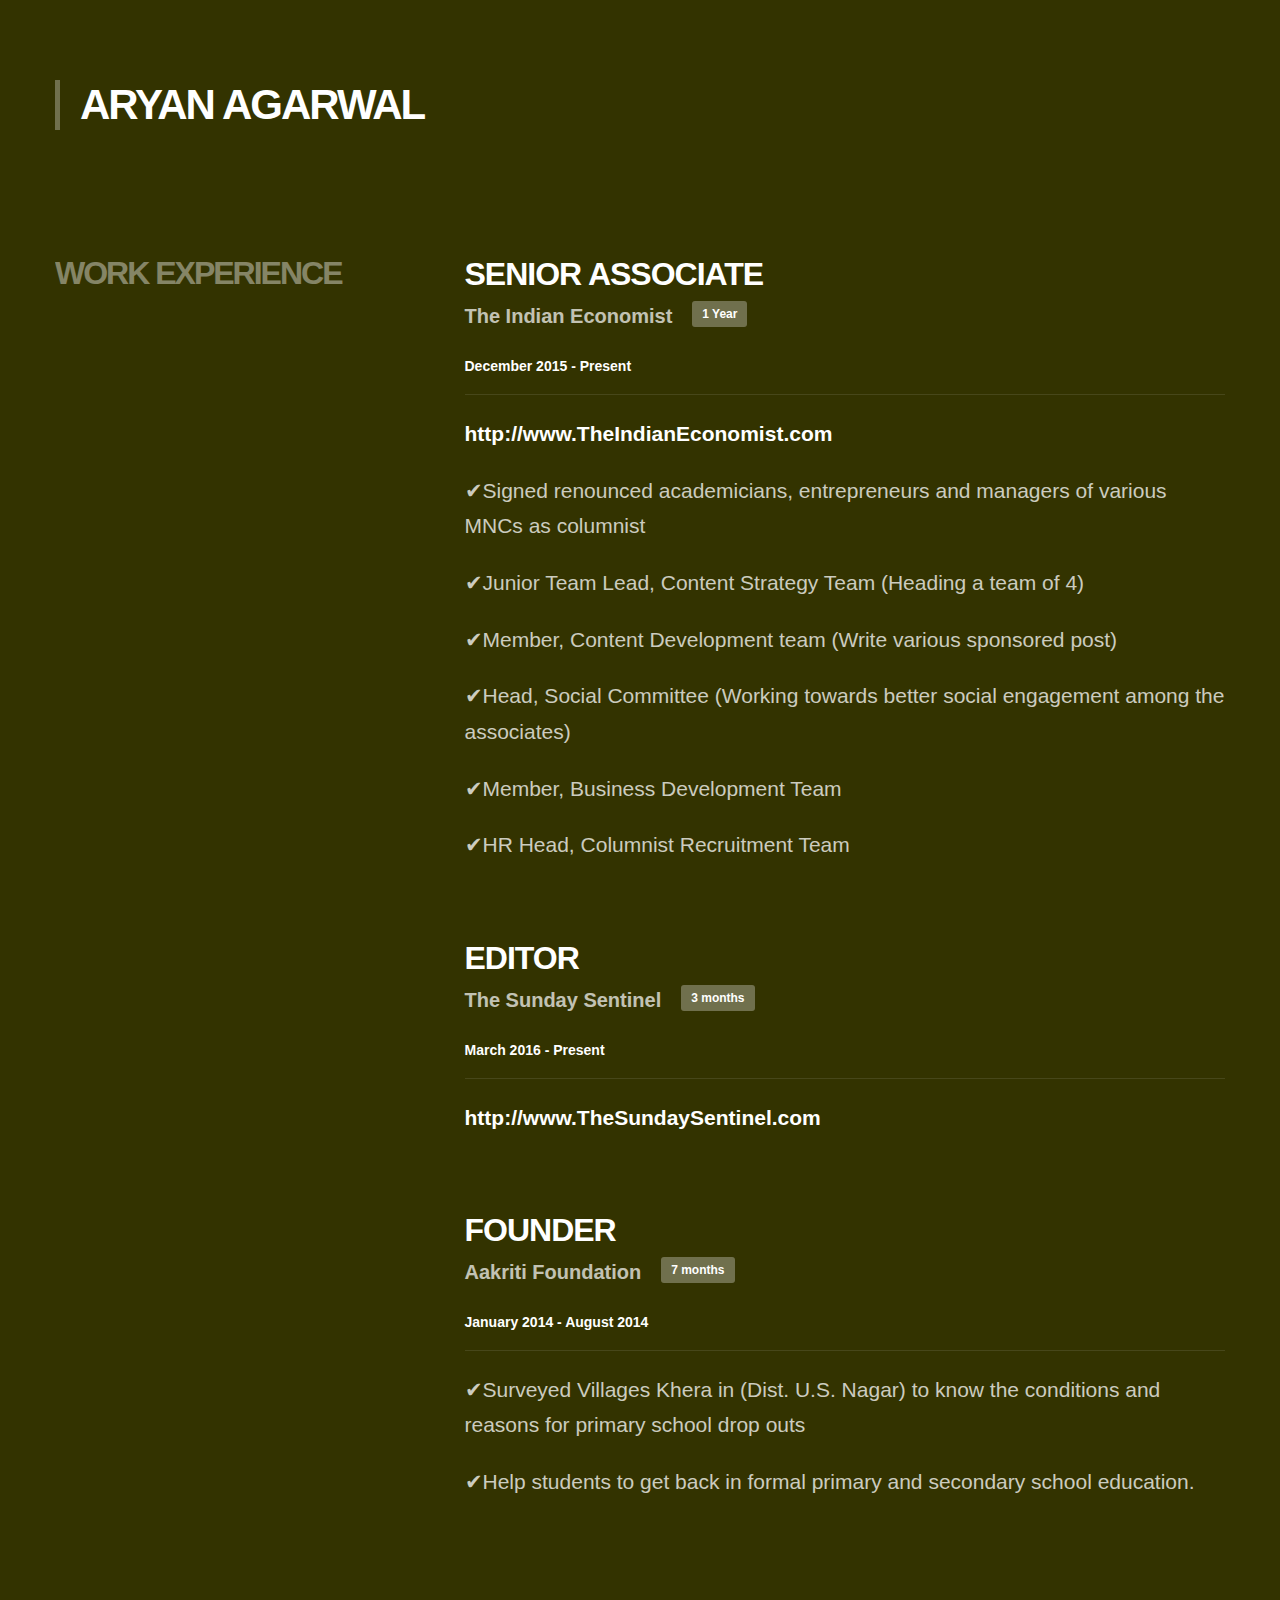
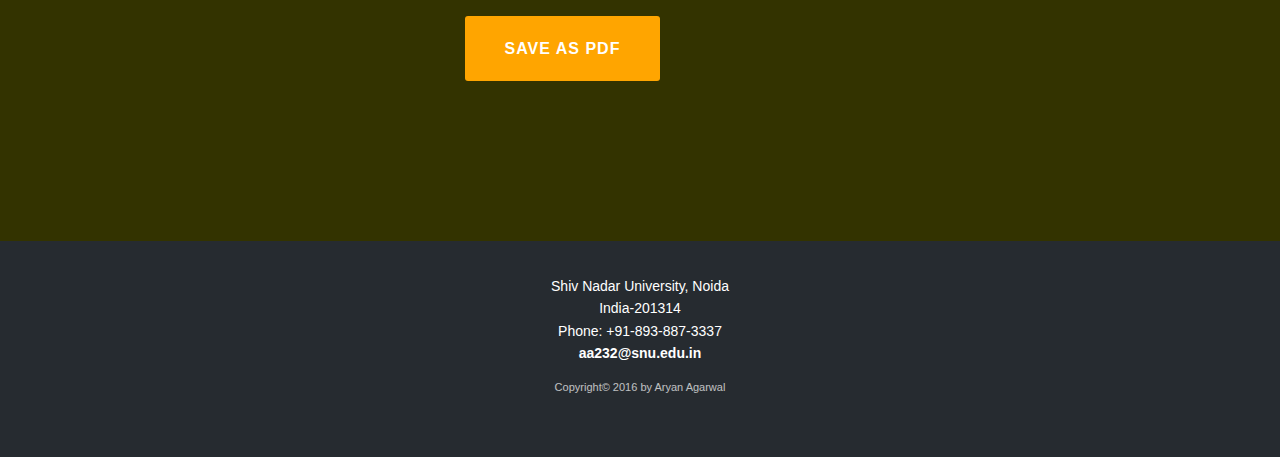
<file: workxp.html>
<!--

Developed and managed by Harshit Budhraja
http://harshitbudhraja.me

-->













<!DOCTYPE html>
<html class=""><head><meta http-equiv="Content-Type" content="text/html; charset=UTF-8">

    
<!-- Meta Tag for responsive -->
<meta name="”viewport”" content="”width=1024," minimal-ui”="">
<meta name="viewport" content="width=device-width, initial-scale=1.0">  

<title>Work Experience | Aryan Agarwal</title>
    
<!-- Loading of stylesheet for the design -->
<link href="main.css" rel="stylesheet" type="text/css">
    
<!-- This tells the page to watch for special styling for IE9 -->
<!--[if IE 9 ]>    <html class= "ie9"> <![endif]-->

<!-- Important external stylesheets -->
<link rel="stylesheet" href="owl.carousel.css">
<link rel="stylesheet" href="owl.theme.css">
<link rel="stylesheet" href="fontello.css">
<link rel="stylesheet" href="jquery.fancybox.css" type="text/css" media="screen"> 
<link rel="stylesheet" href="jquery.fs.wallpaper.css" type="text/css" media="all">
<link rel="stylesheet" href="animate.css">

<!-- Finally we will load the font from Google Fonts -->
<link href="css" rel="stylesheet" type="text/css">
    
<style type="text/css"></style><style type="text/css">.fancybox-margin{margin-right:15px;}</style></head>


<body>
        
<!-- CV / RESUME SECTION -->
        
        <!-- Start of White Container -->
        <div class="whitecontainer">
        
            <!-- Start of Content -->
            <div class="content" id="CV">

                <h2 class="border wow fadeInRightBig animated" data-wow-offset="80" data-wow-duration="2s" style="visibility: visible;-webkit-animation-duration: 2s; -moz-animation-duration: 2s; animation-duration: 2s;">ARYAN AGARWAL</h2>
      

                <div class="bigspace"></div>

                <!-- Start of 1/3 Column -->
                <div class="one_third wow fadeInUp animated" data-wow-offset="80" data-wow-duration="2s" style="visibility: visible;-webkit-animation-duration: 2s; -moz-animation-duration: 2s; animation-duration: 2s;">
                    <h2>Work Experience</h2>
                </div><!-- End of 1/3 Column -->

                <!-- Start of 2/3 Column Last -->
                <div class="two_third_last wow fadeInUpBig animated" data-wow-offset="80" data-wow-duration="2s" style="visibility: visible;-webkit-animation-duration: 2s; -moz-animation-duration: 2s; animation-duration: 2s;">
                    <h3>Senior Associate</h3>
                    <h5>The Indian Economist</h5>
                    <p class="small">1 Year</p>
                    <div class="date">December 2015 - Present</div>
                    <p><a href="http://www.theindianeconomist.com">http://www.TheIndianEconomist.com</a></p>
   			<p>&#10004;Signed renounced academicians, entrepreneurs and managers of various MNCs as columnist</p>
   			<p>&#10004;Junior Team Lead, Content Strategy Team (Heading a team of 4)</p>
   			<p>&#10004;Member, Content Development team (Write various sponsored post)</p>
   			<p>&#10004;Head, Social Committee (Working towards better social engagement among the associates)</p>
   			<p>&#10004;Member, Business Development Team</p>
   			<p>&#10004;HR Head, Columnist Recruitment Team</p>
   			<br><br><br>
                    
                    <h3>Editor</h3>
                    <h5>The Sunday Sentinel</h5>
                    <p class="small">3 months</p>
                    <div class="date">March 2016 - Present</div>
                    <p><a href="http://www.thesundaysentinel.com">http://www.TheSundaySentinel.com</a></p>
   			<br><br><br>
   			
   		    <h3>Founder</h3>
                    <h5>Aakriti Foundation</h5>
                    <p class="small">7 months</p>
                    <div class="date">January 2014 - August 2014</div>
   			<p>&#10004;Surveyed Villages Khera in (Dist. U.S. Nagar) to know the conditions and reasons for primary school drop outs</p>
   			<p>&#10004;Help students to get back in formal primary and secondary school education.</p>
   			<br><br><br>
                    
                    
                    	<p><a href="AryanAgarwal.pdf" class="button-reverse" target="_blank">Save as pdf</a></p>
                </div><!-- End of 2/3 Column Last -->

            </div><!-- End of Content -->
            
        </div><!-- End of White Container -->
        
<!-- FOOTER SECTION -->

        <!-- Start Of Footer -->    
         <footer>

            <!-- Start of Content -->
            <div class="content">

                <p>Shiv Nadar University, Noida<br>
                India-201314<br>
                Phone: +91-893-887-3337<br>
                <a href="mailto: aa232@snu.edu.in">aa232@snu.edu.in</a></p>

                <p class="copyright">Copyright© 2016 by Aryan Agarwal</p>

            </div><!-- End of Content -->

        </footer><!-- End Of Footer -->
        
	</div><!-- End of Container -->
    
</div><!-- End of Wrapper -->

<!--Loading Scripts -->
<!-- First we will load jQuery -->
<div class="fit-vids-style" id="fit-vids-style" style="display: none;">­<style>.fluid-width-video-wrapper{width:100%;position:relative;padding:0;}.fluid-width-video-wrapper iframe,.fluid-width-video-wrapper object,.fluid-width-video-wrapper embed {position:absolute;top:0;left:0;width:100%;height:100%;}</style></div><script src="jquery.min.js"></script>
<!--Load Fallback if google not avalible-->
<script>
if (!window.jQuery) {
    document.write('<script src="js/jquery-1.11.0.min.js"><\/script>');
}
</script>    
<!-- Now we load the JS files for the fancy things on the page -->
<script type="text/javascript" src="owl.carousel.js"></script>
<script type="text/javascript" src="jquery.fitvids.js"></script>
<script type="text/javascript" src="jquery.fancybox.pack.js"></script>
<script type="text/javascript" src="retina.js"></script>
<script type="text/javascript" src="jquery.scrollToTop.min.js"></script>
<script type="text/javascript" src="jquery.fs.wallpaper.js"></script>
<script type="text/javascript" src="jquery.easing.1.3.js"></script>
<script type="text/javascript" src="jquery.plusanchor.js"></script>
<script type="text/javascript" src="jquery.knob.js"></script>
<!--[if IE]><script type="text/javascript" src="excanvas.js"></script><![endif]-->
<script type="text/javascript" src="app.js"></script>
<script type="text/javascript" src="wow.min.js"></script>
<!-- Google Analytics -->
<script>
  (function(i,s,o,g,r,a,m){i['GoogleAnalyticsObject']=r;i[r]=i[r]||function(){
  (i[r].q=i[r].q||[]).push(arguments)},i[r].l=1*new Date();a=s.createElement(o),
  m=s.getElementsByTagName(o)[0];a.async=1;a.src=g;m.parentNode.insertBefore(a,m)
  })(window,document,'script','https://www.google-analytics.com/analytics.js','ga');
 
  ga('create', 'UA-79505079-1', 'auto');
  ga('send', 'pageview');
 
</script>

</body></html>
</file>
<file: main.css>
@charset "UTF-8";

/* The alert message box */
.alert {
    padding: 20px;
    background-color: #ffa500; /* Orange */
    color: white;
    margin-bottom: 15px;
}

.alert2 {
    padding: 20px;
    background-color: #008000; /* Green */
    color: white;
    margin-bottom: 15px;
}

/* The close button */
.closebtn {
    margin-left: 15px;
    color: white;
    font-weight: bold;
    float: right;
    font-size: 22px;
    line-height: 20px;
    cursor: pointer;
    transition: 0.3s;
}

/* When moving the mouse over the close button */
.closebtn:hover {
    color: black;
}

*, *:before, *:after {
  -moz-box-sizing: border-box;
  -webkit-box-sizing: border-box;
  box-sizing: border-box;
}
body, html {
	background-color: #262B30;
	/*background: url("background.jpg") no-repeat scroll 0 0 / cover transparent;*/
	background-repeat:no-repeat;
	background-size:cover;
	background-attachment:fixed;
    font-family: 'Raleway', sans-serif;
    height: 100%;
	min-height: 100%;
    margin: 0;
    padding: 0;
    position: relative;
	text-rendering: optimizeLegibility;
    background-position: center center;
}
footer { background-color: #262B30; padding: 20px 0 50px 0; }
footer p {
	color: #ffffff;
	font-family: 'Raleway', sans-serif;
	font-weight: 300;
	font-size: 14px;
	line-height: 1.6em;
    text-align: center;
}
header {
    width: 100%;
	position: fixed;
	top:0;
	z-index:9999;
	font-family: 'Raleway', sans-serif;
}
.header-container {
	padding: 0;
	margin: 0 auto;
}
a img, a, img { border: none; outline: none; text-decoration: none;}
.headshot {
    border: 5px solid rgba(255, 255, 255, 0.1);
    border-radius: 50%;
    height: auto;
    width: 170px;
    margin-bottom: 20px;
}
#toTop {
    display: none;
    position: fixed;
    bottom: 1%;
    right: 1%;
    width: 64px;
    height: 64px;
    background-image: url('../img/up.png');
    background-repeat: no-repeat;
    background-size: 64px 64px;
    opacity: 0.4;
    filter: alpha(opacity=40); /* For IE8 and earlier */
    transition: opacity 0.2s ease-in-out;
    z-index:999;
}
#toTop:hover {
    opacity: 0.8;
    filter: alpha(opacity=80); /* For IE8 and earlier */
}
input { -webkit-appearance: none; border-radius: 0; }
input:focus { outline: none;}
.mobileSpace { visibility:hidden; }
strong {font-weight: 600; }

/* Easily swap out my gradient for your own by visiting http://www.colorzilla.com/gradient-editor/ and replace the code below! DO NOT REMOVE the width, height, z-index and position in the code below */
.shade {
/* IE9 SVG, needs conditional override of 'filter' to 'none' */
background: url([data-uri]);
background: -moz-radial-gradient(center, ellipse cover,  rgba(206,121,41,0.1) 0%, rgba(0,0,0,0.7) 100%); /* FF3.6+ */
background: -webkit-gradient(radial, center center, 0px, center center, 100%, color-stop(0%,rgba(206,121,41,0.1)), color-stop(100%,rgba(0,0,0,0.7))); /* Chrome,Safari4+ */
background: -webkit-radial-gradient(center, ellipse cover,  rgba(206,121,41,0.1) 0%,rgba(0,0,0,0.7) 100%); /* Chrome10+,Safari5.1+ */
background: -o-radial-gradient(center, ellipse cover,  rgba(206,121,41,0.1) 0%,rgba(0,0,0,0.7) 100%); /* Opera 12+ */
background: -ms-radial-gradient(center, ellipse cover,  rgba(206,121,41,0.1) 0%,rgba(0,0,0,0.7) 100%); /* IE10+ */
background: radial-gradient(ellipse at center,  rgba(206,121,41,0.1) 0%,rgba(0,0,0,0.7) 100%); /* W3C */
filter: progid:DXImageTransform.Microsoft.gradient( startColorstr='#1ace7929', endColorstr='#b3000000',GradientType=1 ); /* IE6-8 fallback on horizontal gradient */



	width: 100%;
	height: 100%;
    z-index: 89;
    position: absolute;
}
/* End of the gradient - keep the width, height, z-index and position in the code above!! */

#video_element { width: 100%; height: 100%; background-size: cover; background-position: center center; z-index:1; }
/* Un-comment this to apply a tiny dotted filter above the video for that 'transmission' look and feel 
#video_element:after {
    background: url("../img/bg-pixel-20.png") repeat scroll 0 0 rgba(0, 0, 0, 0);
    bottom: 0;
    content: "";
    left: 0;
    position: absolute;
    right: 0;
    top: 0;
}
*/
.wallpaper
{
    background: url(bg0.jpg);
    
}

.shade2 {
	background-color: rgba(0, 0, 0, 0.5);
	width: 100%;
	height: 100%;
	background-size: cover;
}
p {
	color: rgba(255, 255, 255, 0.75);
	font-family: 'Raleway', sans-serif;
	font-weight: 400;
	font-size: 21px;
	line-height: 1.7em;
}
p.copyright { font-size: 11px; opacity: 0.7;}
p.centered { text-align: center; }
p.caption {
	color: rgba(255,255,255,1);
	font-family: 'Raleway', sans-serif;
	font-weight: 300;
	font-size: 13px;
	line-height: 1.3em;
    opacity: 0.6;
}
p a, ul li a, ol li a {color: #ffffff ; text-decoration: none; border-bottom: 1px solid transparent; transition: all 0.2s ease-in-out; font-weight: 600;}
p a:hover, ul li a:hover, ol li a:hover {color: #ffffff ; text-decoration: none; border-bottom: 1px solid #ffffff; padding-bottom: 3px;}
ul, ol {
    margin: 20px 0;
    padding: 0;
}
ol li {
    font-family: 'Raleway', sans-serif;
    font-size: 18px;
    line-height: 1.7em;
    list-style: decimal outside none;
    margin-left: 20px;
	color: rgba(95,117,137,1);
}
ul li {
    font-family: 'Raleway', sans-serif;
    font-size: 18px;
    line-height: 1.7em;
    list-style: square outside none;
    margin-left: 20px;
	color: rgba(95,117,137,1);
}
ul li a, ol li a {
    cursor: pointer;
    font-family: 'Raleway', sans-serif;
    font-size: 18px;
    transition: all 0.3s ease-in 0s;
}
li.checkmark { list-style: none outside none; }
li.checkmark:before { content: '✔'; margin-left: -19px; margin-right: 6px; font-size: 20px;}
blockquote:before {
    color: rgba(255, 255, 255, 0.4);
    content: "\201C";
    display: inline-block;
    font-family: georgia;
    font-size: 114px;
    position: relative;
    vertical-align: top;
    width: 6%;
    top: -6px;
}
blockquote {
    border: 0 none;
    display: block;
    margin: 3.5em 0 3.5em 0em;
    padding: 0;
	text-align:left;
}
blockquote p {
    display: inline-block;
    font-family: 'Raleway', sans-serif;
    font-size: 42px;
    font-style: normal;
    font-weight: 700;
    line-height: 1.4em;
    margin: 0;
    width: 90%;
    color: #ffffff;
}
.testimonials blockquote:before {
    display: none;
}
.testimonials blockquote {
    border: 0 none;
    display: block;
    margin: 0;
    padding: 0 0 20px 0;
}
.testimonials blockquote p {
    width: 100%;
	text-align:left;
	padding-bottom: 30px;
}
.testimonials blockquote cite {
	color: #ffffff;
    font-family: 'Raleway',sans-serif;
    font-size: 13px;
    font-style: normal;
    font-weight: 500;
    letter-spacing: 1px;
    text-transform: uppercase;
	opacity:0.7;
	-webkit-backface-visibility:hidden;
}
#godown {
	bottom: 20px;
    height: 80px;
    left: 0;
    margin: auto;
    position: fixed;
    right: 0;
    width: 100%;
	text-align:center;
    z-index:99;
}
#godown p {
	color: #ffffff;
	font-family: 'Raleway', sans-serif;
	font-weight: 700;
	font-size: 11px;
	line-height: 1.4em;
	padding:0 0 10px;
	margin: 0px;
	font-style:normal;
    text-transform: uppercase;
	letter-spacing: .5px;
}
.huge-title {
    bottom: 0;
    left: 5%;
    position: fixed;
    right: 0;
    top: 30%;
    top: 25%\9;
    width: 90%;
	text-align:left;
	font-family: 'Raleway', sans-serif;
    z-index:99;
}
.huge-title p {
	color: #ffffff;
	font-family: 'Raleway', sans-serif;
	font-weight: 300;
	font-size: 20px;
	line-height: 1.4em;
}
.small { 
background-color: rgba(255, 255, 255, 0.3);
    border-radius: 3px;
    color: #FFFFFF;
    display: inline;
    font-size: 12px;
    font-weight: 600;
    margin-top: -3px;
    padding: 3px 10px;
    position: absolute;
}
.date { 
    color: #FFFFFF;
    display: block;
    font-size: 14px;
    font-weight: 600;
    margin-top: 15px;
    padding: 15px 0 20px;
    border-bottom: 1px solid rgba(255, 255, 255, 0.1);
}
#background h1, #background h2, #background h3, #background h4 {
    color: #FFFFFF;
}
h1 {
    color: #FFFFFF;
    letter-spacing: -3px;
	font-family: 'Raleway', sans-serif;
	font-size: 100px;
	line-height: 1em;
	font-weight: 700;
	padding: 0 0 30px 0;
	margin: 0;
}
h2 {
    color: #ffffff;
    letter-spacing: -2px;
	font-family: 'Raleway', sans-serif;
	font-size: 42px;
	line-height: 1.2em;
	font-weight: 700;
	padding: 0;
	margin: 0 0 60px;
    text-transform: uppercase;
}
.border { border-left: 5px solid rgba(255, 255, 255, 0.3); padding: 0 0 0 20px;}
h3 {
    color: rgba(255, 255, 255, 1);
    letter-spacing: -1px;
	font-family: 'Raleway', sans-serif;
	font-size: 32px;
	line-height: 1.2em;
	font-weight: 700;
	padding: 0;
	margin: 0 0 50px 0;
    text-transform: uppercase;
}
h4 {
    color: rgba(48, 66, 82, 0.7);
    letter-spacing: 0;
	font-family: 'Raleway', sans-serif;
	font-size: 23px;
	line-height: 1.2em;
	font-weight: 300;
	padding: 0 0 20px 0;
	margin: 0;
	text-align:left;
}
.huge-title h4 {
    letter-spacing: 0;
	font-family: 'Raleway', sans-serif;
	font-size: 33px;
	line-height: 1.2em;
	font-weight: 500;
	padding: 0 0 20px 0;
	margin: 0;
	text-align:left;
    color: #ffffff;
    opacity: 0.7;
}
h5 {
    color: rgba(255, 255, 255, 1);
    letter-spacing: 0;
	font-family: 'Raleway', sans-serif;
	font-size: 20px;
	line-height: 1.2em;
	font-weight: 600;
	padding: 0 0 10px 0;
	margin: 0;
	text-align:left;
}
.shadow { text-shadow: 0 0 6px rgba(0, 0, 0, 0.9); }
.container {
    background: none repeat scroll 0 0 transparent;
    z-index: 100;
	font-family: 'Raleway', sans-serif;
	width: 100%;
}
.whitecontainer {
    background: none repeat scroll 0 0 #333300;
	width: 100%;
	padding: 80px 0;
	overflow: auto;
}
.greycontainer {
    background: none repeat scroll 0 0 #0875bd;
	width: 100%;
	padding: 80px 0;
	overflow: auto;
}
.parallax1 { 
    background-color: #663300;
    overflow: auto;
    padding: 80px 0;
    -webkit-background-size: cover;
   -moz-background-size: cover;
   background-size: cover;
    background-position: center center;
    background-attachment: fixed;
}
.parallax1 p, .parallax1 h2, .parallax2 p, .parallax2 h2 { color: #ffffff; }
.parallax2 {
    background-image: url("../img/background2.jpg");
    overflow: auto;
    padding: 80px 0;
    -webkit-background-size: cover;
   -moz-background-size: cover;
   background-size: cover;
    background-position: center center;
    background-attachment: fixed;
}
.wrapper {
    background: none repeat scroll 0 0 transparent;
	width: 100%;
	position: absolute;
}
.hero {
	margin: 0 auto;
    position: relative;
	width: 1170px;
	z-index: 80;
	text-align:left;
    padding: 30px 0px;
}
.hero .one_third {
    border-left: 5px solid rgba(255,255,255,0.2);
    padding-left: 2%;
    width: 30.5%;
    margin: 20px 0;
}
.hero .one_third_last {
    border-left: 5px solid rgba(255,255,255,0.2);
    padding-left: 2%;
    width: 30.5%;
    margin: 20px 0;
}
.hero:after {
    content: "";
    display: block;
    clear: both;
}
.hero h3 { 
    margin: 0 0 20px;
    opacity: 0.4; 
}
.hero h4 {
    color: #ffffff;
    font-size: 16px;
    font-weight: 800;
    opacity: 0.6;
    padding: 0 0 5px 0;
    text-align: left;
}
.hero h5 {
    color: #ffffff;
    font-size: 16px;
    font-weight: 500;
    text-align: left;
}
.hero p:before { 
    content:'';
    display:block;
    clear: both;
    height: 50px;
}
.hero blockquote p:before { 
    content:'';
    display:inline;
    clear: none;
    height: 0;
}
.bigspace { height: 4em; clear: both;}
.content {
	margin: 0 auto;
	position:relative;
	z-index: 80;
	width: 1170px;
	text-align:left;
    overflow: hidden;
}
.content2 {
	margin: 0 auto;
	position:relative;
	z-index: 110;
	width: 100%;
	text-align:center;
    background-color: #663300 ;
}
.centered { text-align: center !important; }
.knob { color: rgba(255,255,255,0.4) !important; }
.button-box {
	margin: 0 auto; 
	display: block; 
}
.button-white {
   border: 2px solid rgba(255,255,255,1);
   padding: 15px 40px 18px 40px;
   display: inline-block;
   font-family: 'Raleway', sans-serif;
   font-size: 18px;
   text-align: center;;
   transition: all 0.3s ease-in-out;
   color: rgba(255,255,255,1);
   text-decoration: none;
   margin: 20px 0 auto;
   font-weight: 600;
   text-transform: uppercase;
   background-color: rgba(255,255,255,0);
   letter-spacing: 2px;
    line-height: 0em;
}
.button-white:hover { 
	background-color: rgba(255, 255, 255, 1); 
	color: rgba(48, 66, 82, 1); 
	text-decoration: none; 
	border: 2px solid transparent;
	padding: 15px 40px 18px 40px;
}
.button {
    padding: 15px 40px;
    display: inline-block;
    font-family: 'Raleway', sans-serif;
    font-size: 16px;
    text-align: center;;
    transition: all 0.3s ease-in-out;
    color: #0b86c8;
    text-decoration: none;
    margin: 20px 20px auto 0;
    font-weight: 700;
    text-transform: uppercase;
    background-color: rgba(255,255,255,1);
    letter-spacing: 1px;
    border-radius: 3px;
}
.button:hover { 
	background-color: #262B30;
	color: rgba(255, 255, 255, 1); 
	text-decoration: none; 
	padding: 15px 40px;
    border-radius: 3px;
    letter-spacing: 1px;
}
.button-reverse {
   padding: 15px 40px;
   display: inline-block;
   font-family: 'Raleway', sans-serif;
   font-size: 16px;
   text-align: center;;
   transition: all 0.3s ease-in-out;
   text-decoration: none;
   margin: 20px 20px auto 0;
   font-weight: 700;
   text-transform: uppercase;
   background-color: #ffa500;
   color: rgba(255, 255, 255, 1); 
   letter-spacing: 2px;
    border-radius: 3px;
    letter-spacing: 1px;
    border: none;
}
.button-reverse:hover {   
	text-decoration: none; 
	background-color: #634a1d;
	color: #ffffff;
	padding: 15px 40px;
    border-radius: 3px;
    letter-spacing: 1px;
    border: none;
}
#socialsection { width: 90%; height: 40px; opacity: 0; left: 5%; bottom: -1px; position: fixed; z-index: 105; color: #ffffff; border-radius: 3px 3px 0 0; transition: all 0.3s ease-in-out;}
#socialsection.hide { height: 100px; }
#socialsection:hover { cursor: pointer; }
#social-left { text-align: center; display: inline-block; height: 100%; width: 50%; background-color: #262B30; float: left; min-height: 100px; border-radius: 3px 0 0 0; transition: all 0.3s ease-in-out;}
#social-left:before { content: "Follow Me"; font-size: 15px; font-weight: 600; display: block; padding-top: 13px; color: #ffffff; }
#social-left a { min-height: 24px; color: #ffffff; display: inline-block; margin-top: 5px;}
#social-left [class^="icon-"]:before, #social-left [class*=" icon-"]:before {font-size: 24px; min-height: 24px; }
#social-left [class^="icon-"]:hover:before, #social-left [class*=" icon-"]:hover:before {color: rgba(255, 255, 255, 1.0); }
#social-button {
    background-color: #0B86C8;
    border-radius: 0 0 3px 3px;
    float: none;
    left: 50%;
    margin-left: -20px;
    min-height: 40px;
    position: absolute;
    text-align: center;
    top: 0;
    width: 40px;
    z-index: 120;
    transition: all 0.3s ease-in-out;
}
#social-button:hover { background-color: #262B30; }
#social-button:hover:before { 
    border-top: 7px double #0B86C8;
    border-bottom: 2px solid #0B86C8;
}
#social-button:before {
    border-bottom: 2px solid #FFFFFF;
    border-top: 7px double #FFFFFF;
    content: "";
    height: 12px;
    left: 10px;
    position: absolute;
    top: 13px;
    width: 20px;
}
#menu-button {
    background-color: #262B30;
    border-radius: 0 0 3px 3px;
    float: none;
    left: 50%;
    margin-left: -40px;
    min-height: 40px;
    position: relative;
    text-align: center;
    top: 0;
    width: 80px;
    z-index: 120;
    transition: all 0.3s ease-in-out;
}
#menu-button:hover { background-color: #0B86C8; }
#menu-button:hover:before { 
    border-top: 7px double #ffffff;
    border-bottom: 2px solid #ffffff;
}
#menu-button:before {
    border-bottom: 2px solid #FFFFFF;
    border-top: 7px double #FFFFFF;
    content: "";
    height: 12px;
    left: 20px;
    position: absolute;
    top: 12px;
    width: 40px;
}
#social-right { text-align: center; display: inline-block; height: 100%; width: 50%; background-color: #262B30; float: left; min-height: 100px; border-radius: 0 3px 0 0 ; transition: all 0.3s ease-in-out;}
#social-right:before { content: "Share This"; font-size: 15px; font-weight: 600; display: block; padding-top: 13px; color: #ffffff; }
#social-right a { min-height: 24px; color: #ffffff; display: inline-block; margin-top: 5px;}
#social-right [class^="icon-"]:before, #social-right [class*=" icon-"]:before {font-size: 24px; min-height: 24px; }
#social-right [class^="icon-"]:hover:before, #social-right [class*=" icon-"]:hover:before {color: rgba(255, 255, 255, 1.0); }
#social-right:hover {background-color:#0B86C8; }
#social-left:hover {background-color:#0B86C8; }
#phone {visibility: hidden; }
.video-container {
    position: relative;
    padding-bottom: 56.25%;
    height: 0; 
	overflow: hidden;
}
.video-container iframe,
.video-container object,
.video-container embed {
    position: relative;
    top: 0;
    left: 0;
    width: 100%;
    height: 100%;
	margin: auto;
	right: 0;
}
.half_column1 {
    float: left;
    margin-top: 5%;
    width: 48%;
}
.half_column2 {
    float: right;
    margin-top: 5%;
    width: 48%;
}
#Skills .half_column1, #Skills .half_column2, #Contact .half_column1, #Contact .half_column2 {margin-top: 0%; }
.one_third {
    float: left;
    margin-bottom: 5%;
    width: 31%;
    margin-right: 3.5%;
    text-align: left;
}
.one_third_last {
    float: right;
    margin-bottom: 5%;
    width: 31%;
    text-align: left;
}
.two_third_last {
    float: right;
    margin-bottom: 5%;
    width: 65%;
    text-align: left;
}
.infopanel {
    background: none repeat scroll 0 0 #0875BD;
    border-radius: 3px;
    box-shadow: none;
    margin-bottom: 1.25em;
    padding: 23px;
    margin-top: -4px;
    transition: all 0.3s ease-in-out;
}
.infopanel:hover {
    background: none repeat scroll 0 0 rgba(38,43,48, 1);
}
.infopanel p, .infopanel a {
    font-size: 14px;
    line-height: 1.4em;
}
.infopanel h5 { 
    font-size: 16px;
    margin-top: 17px;
    padding: 0;
    text-transform: uppercase;
}
.eye { 
    background-image: url("../img/magnify.gif");
    background-position: center center;
    width: 99%;
    height: auto;
    border-radius: 2px;
    line-height: 0;
    padding: 0;
    margin: 0;
}
#Portfolio .one_third_last, #Portfolio .one_third {margin-bottom: 0; margin-top: 5%; }
 .one_third_last img, .one_third img, .half_column1 img, .half_column2 img, .hero img { width: 100%; height: auto; }  
.one_third_last h2, .one_third h2 { font-size: 32px; padding: 0 0 10px 0; opacity: 0.4;}
.one_third_last h3, .one_third h3 { font-size: 16px; margin: 0px; font-weight: 500; }
.two_third_last h3 { margin: 1px 0 10px 0;}
.two_third_last h5 { display: inline; opacity: 0.7; margin-right: 20px;}
.infopanel a img {
    transition: all 0.3s ease-in-out;
    -webkit-backface-visibility:hidden;
    -moz-backface-visibility:hidden;
    position: relative;
    border-radius: 2px;
}
.infopanel a img:hover {
    opacity: 0.1;
}
/*
==============================================
floating Animation
==============================================
*/
.floating{
	animation-name: floating;
	-webkit-animation-name: floating;

	animation-duration: 1.5s;	
	-webkit-animation-duration: 1.5s;

	animation-iteration-count: infinite;
	-webkit-animation-iteration-count: infinite;
}

@keyframes floating {
	0% {
		transform: translateY(0%);	
	}
	50% {
		transform: translateY(8%);	
	}	
	100% {
		transform: translateY(0%);
	}			
}

@-webkit-keyframes floating {
	0% {
		-webkit-transform: translateY(0%);	
	}
	50% {
		-webkit-transform: translateY(8%);	
	}	
	100% {
		-webkit-transform: translateY(0%);
	}			
}
/*
==============================================
Carousel Specific Styling
==============================================
*/
.owl-carousel {clear: both;}
.owl-carousel .owl-item { text-align: center; }
.owl-theme .owl-controls {margin-top: 30px !important; text-align: left !important;}
#Clients .owl-theme .owl-controls {margin-top: 30px !important; text-align: center !important;}
.huge-title .owl-pagination {display:none !important;}
/*
==============================================
Contact Form Styling
==============================================
*/
.error {
	background-color: #FF675B;
    border-radius: 3px;
    color: #FFFFFF;
    font-size: 15px;
    padding: 5px;
}
#contact_form {
	display: table;
    margin: 0 auto;
    width: 60%;
    text-align: left;
}
#contact_form label {
	font-family: 'Raleway',sans-serif;
    font-size: 18px;
    font-weight: 600;
    letter-spacing: 0;
    line-height: 3em;
    color: #ffffff;
    opacity: 0.7;
    display: block;
    text-align: left;
}
textarea {
	color: #262B30;
	background-color: #FFFFFF;
    border: medium none;
    font-family: 'Raleway',sans-serif;
    font-size: 18px;
    padding: 15px;
    width: 100%;
    -webkit-appearance: none;
    margin: 0;
    border: none;
    border-radius: 3px;
    opacity: 0.3;
    transition: all 0.3s ease-in-out;
    outline: none;
}
textarea:focus {
    opacity: 1.0;
    -webkit-appearance: none;
    border: none;
    outline: none;
}
input[type=text] {
	color: #262B30;
	background-color: #FFFFFF;
    border: medium none;
    font-family: 'Raleway',sans-serif;
    font-size: 18px;
    padding: 15px;
    width: 100%;
    -webkit-appearance: none;
    margin: 0;
    border: none;
    border-radius: 3px;
    opacity: 0.3;
    transition: all 0.3s ease-in-out;
    outline: none;
	}
input[type=text]:focus {
    opacity: 1.0;
    -webkit-appearance: none;
    border: none;
} 
input[type=submit] {
    padding: 15px 40px;
    display: inline-block;
    font-family: 'Raleway', sans-serif;
    font-size: 16px;
    text-align: center;;
    transition: all 0.3s ease-in-out;
    text-decoration: none;
    margin: 20px 0 auto;
    font-weight: 700;
    text-transform: uppercase;
    background-color: #262B30;
    color: rgba(255, 255, 255, 1); 
    letter-spacing: 2px;
    border-radius: 3px;
    letter-spacing: 1px;
    border: none;
    cursor: pointer;
    float: left;
}
input[type=submit]:hover {   
	text-decoration: none; 
	background-color: rgba(255,255,255,1);
	color: #0b86c8;
    border: none;
}
input:focus {
    outline: none;
    -webkit-appearance: none;
    border: none;
}
p.success { 
    font-weight: 600; 
    font-size: 28px;
}
/* mouse grab icon for Owl Carousel */
.grabbing { 
    cursor:url("../img/grabbing.png") 8 8, move;
}
.clearfix:after {
    content: "";
    display: table;
    clear: both;
    height: 20px;
}
canvas { width: 100%; }
/*
==============================================
Menu Styling
==============================================
*/
.menu ul li { 
	display: inline;
	margin: 0;
	padding: 0;
	margin-left: 20px;
	font-family: 'Raleway', sans-serif;
	font-size: 14px;
	text-transform: uppercase;
	color: #fbfbfb;
}
.menu ul li a { color: #fbfbfb; text-decoration: none; padding-top: 13px; font-weight: 700; letter-spacing: 1px; transition: all 0.2s ease-in-out; font-size: 14px;}
.menu ul li a:hover { color: #fbfbfb; text-decoration: none; border-top: 5px solid #fbfbfb; border-bottom: 0px solid transparent; }
.menu ul li a.cta { color: #ffffff; text-decoration: none; padding: 10px 20px; font-weight: 700; background-color: #0b86c8 ; transition: all 0.2s ease-in-out; border-bottom: 0px solid transparent; border-radius: 3px;}
.menu ul li a:hover.cta { color: #0b86c8; padding: 10px 20px; background-color: #ffffff ; text-decoration: none; border-top: 0px solid #fbfbfb; border-bottom: 0px solid transparent; border-radius: 3px;}
.menu {
    cursor: pointer;
    display: block;
    height: auto;
    margin: 0 auto;
    text-align: center;
    width: 100%;
}
.menu ul { margin: 0; padding: 0; }
.menu img { display: inline-block; }
.nav {
    cursor: pointer;
    display: none;
    padding: 10px 15%;
    margin: 0 auto;
    background: rgba(38,43,48,1);
    box-shadow: 0 0 70px 40px rgba(0, 0, 0, 0.4);
}
.nav ul {
    clear: left;
    display: block;
    list-style: none outside none;
    padding: 0;
    margin: 0;
    border-radius: 3px;
}
.nav ul li {
    line-height: 1em;
    list-style: none outside none;
    margin-left: 0;
    padding: 15px 0 15px 0;
    text-align: center;
    display: list-item;
    border-radius: 3px;
    transition: all 0.2s ease-in-out;
}
.nav ul li a, .nav ul li a:hover { font-size: 14px; border-bottom: 0px solid transparent; }
.nav ul li a:hover { color: #ffffff; border-top: 0px solid transparent; }
.nav ul li:hover { background-color: #097ECB; }
/*
==============================================
Responsive Syling
==============================================
*/
@media all and (max-width: 1024px)  {
    #socialsection { width: 90%; height: 40px; opacity: 0; left: 5%; bottom: -1px; position: fixed; z-index: 105; color: #ffffff; border-radius: 3px 3px 0 0; transition: all 0.3s ease-in-out;}
    .mobileSpace { visibility:visible; clear: both; height: 60px; }
    .content { width: 80%; }
    h1 {font-size: 65px; }
    .huge-title { top: 25%; }
    .hero { width: 80%; }
    .parallax1, .parallax2 {
        overflow: auto;
        padding: 80px 0;
        -webkit-background-size: cover;
        -moz-background-size: cover;
        background-size: cover;
        background-position: center center;
        background-attachment: scroll;
        width: 100%;
        height: 100%;
    }
    #contact_form { width: 100%; }
}
@media all and (max-width: 768px)  {
    #Skills .half_column1, #Skills .half_column2, #Contact .half_column1, #Contact .half_column2 { width: 100%; }
    #Skills .half_column2 { margin-top: 50px; }
    #Portfolio .one_third, #Portfolio .one_third_last { width: 100%; margin-right: 0; }
    .bigspace { height: 1em; }
    #CV .one_third h2 { margin: 0; }
    .center-align { margin-left: 4%; }
    .one_third {
    float: left;
    text-align: left;
    width: 100%;
    margin-right: 0%;
    }
    .one_third.skill {
    float: left;
    text-align: left;
    width: 49%;
    margin-right: 1%;
    }
    .one_third_last {
    float: left;
    text-align: left;
    width: 100%;
    }
    .one_third_last.skill {
    float: left;
    text-align: left;
    width: 49%;
    margin-right: 0%;
    }
    .two_third_last {
    float: left;
    text-align: left;
    width: 100%;
    }
    .huge-title { width: 80%; top: 25%;}
    blockquote:before { width: 10%; }
    blockquote { padding: 0; }
    blockquote p {width: 90%; text-align: left; font-size: 32px;}
    #mc_embed_signup input.email { width: 93%; }
    .clear { margin-top: 20px; }
    #mc_embed_signup { height: auto; }
    #mc_embed_signup input[type="submit"] {margin: 3% 0 0 3%; float: none; width: auto; }
}
@media all and (max-width: 640px) {
    p { font-size: 19px; }
    .half_column1 {
        float: left;
        margin-top: 5%;
        text-align: center;
        width: 100%;
    }
    .half_column2 {
        float: right;
        margin-top: 5%;
        text-align: center;
        width: 100%;
    }
    .headshot { display: none; }
    .half_column1 h2, .half_column2 h2, .half_column1 h3,  .half_column2 h3, .half_column1 h4,  .half_column2 h4 { text-align: center; }
    .header-container { width: 600px; }
    #godown { display: none; }
    .hero .one_third, .hero .one_third_last { width: 47%; }
}
@media all and (max-width: 568px) {
    .one_third_last.skill, .one_third.skill {
    float: none;
    margin: 40px auto 0;
    text-align: left;
    width: 70%;
    }
    .nav ul li {
    padding: 8px 0 8px 0;
    }
    .hero .one_third, .hero .one_third_last { width: 100%; }
    blockquote p { font-size: 24px; width: 80%; }
    blockquote:before { width: 20%; top: -11px; }
    h1 {font-size: 40px; padding-bottom: 10px;}
    h4 {font-size: 18px; padding-bottom: 10px; }
    h2 { font-size: 36px; }
    h3 {font-size: 27px; }
    h5 {font-size: 18px; }
    .header-container { width: 90%; padding: 0;}
    .content { width: 80%; }
    .huge-title { width: 80%; top: 30%;}
    #mc_embed_signup input.email { width: 88%; }
    .button-white [class^="icon-"]:before, .button-white [class*=" icon-"]:before { font-size: 18px; }
    .button-white, .button-white:hover { font-size: 16px; padding: 15px 20px 18px; }
    .owl-carousel .owl-item { width: 90%; }
    .owl-carousel .owl-item img { width: 100%; height: auto; }
    .logo {
        display: block;
        margin: 0 auto;
        text-align: center;
        width: 100%;
    }
    .small {
    clear: left;
    display: table;
    margin-top: 20px;
    position: relative;
    }
}

@media all and (max-width: 360px) {
    .one_third_last.skill, .one_third.skill {
    float: none;
    margin: 0;
    text-align: center;
    width: 100%;
    }
}
</file>
<file: fontello.css>
@font-face {
  font-family: 'fontello';
  src: url('../font/fontello.eot?90524581');
  src: url('../font/fontello.eot?90524581#iefix') format('embedded-opentype'),
       url('../font/fontello.woff?90524581') format('woff'),
       url('../font/fontello.ttf?90524581') format('truetype'),
       url('../font/fontello.svg?90524581#fontello') format('svg');
  font-weight: normal;
  font-style: normal;
}
/* Chrome hack: SVG is rendered more smooth in Windozze. 100% magic, uncomment if you need it. */
/* Note, that will break hinting! In other OS-es font will be not as sharp as it could be */
/*
@media screen and (-webkit-min-device-pixel-ratio:0) {
  @font-face {
    font-family: 'fontello';
    src: url('../font/fontello.svg?90524581#fontello') format('svg');
  }
}
*/

 [class^="icon-"]:before, [class*=" icon-"]:before {
  font-family: "fontello";
  font-style: normal;
  font-weight: normal;
  speak: none;
  font-size: 38px;
  color: rgba(255,255,255,0.5);
  transition: all 0.2s ease-in-out;
 
  display: inline-block;
  text-decoration: inherit;
  width: 1em;
  margin-right: .5em;
  text-align: center;
  margin-top: 1em;
  /* opacity: .8; */
 
  /* For safety - reset parent styles, that can break glyph codes*/
  font-variant: normal;
  text-transform: none;
     
  /* fix buttons height, for twitter bootstrap */
  line-height: 1em;
 
  /* Animation center compensation - margins should be symmetric */
  /* remove if not needed */
  margin-left: .5em;
 
  /* you can be more comfortable with increased icons size */
  /* font-size: 120%; */
 
  /* Uncomment for 3D effect */
  /* text-shadow: 1px 1px 1px rgba(127, 127, 127, 0.3); */
}
 
.icon-duckduckgo:before { content: '\e801'; } /* '' */
.icon-lkdto:before { content: '\e866'; } /* '' */
.icon-delicious:before { content: '\e803'; } /* '' */
.icon-paypal:before { content: '\e804'; } /* '' */
.icon-flattr:before { content: '\e805'; } /* '' */
.icon-android:before { content: '\e806'; } /* '' */
.icon-eventful:before { content: '\e807'; } /* '' */
.icon-smashmag:before { content: '\e808'; } /* '' */
.icon-gplus:before { content: '\e809'; } /* '' */
.icon-wikipedia:before { content: '\e80a'; } /* '' */
.icon-lanyrd:before { content: '\e80b'; } /* '' */
.icon-calendar:before { content: '\e80c'; } /* '' */
.icon-stumbleupon:before { content: '\e80d'; } /* '' */
.icon-fivehundredpx:before { content: '\e80e'; } /* '' */
.icon-pinterest:before { content: '\e80f'; } /* '' */
.icon-bitcoin:before { content: '\e810'; } /* '' */
.icon-w3c:before { content: '\e811'; } /* '' */
.icon-foursquare:before { content: '\e812'; } /* '' */
.icon-html5:before { content: '\e813'; } /* '' */
.icon-ie:before { content: '\e863'; } /* '' */
.icon-call:before { content: '\e800'; } /* '' */
.icon-grooveshark:before { content: '\e814'; } /* '' */
.icon-ninetyninedesigns:before { content: '\e815'; } /* '' */
.icon-forrst:before { content: '\e816'; } /* '' */
.icon-digg:before { content: '\e817'; } /* '' */
.icon-spotify:before { content: '\e818'; } /* '' */
.icon-reddit:before { content: '\e819'; } /* '' */
.icon-guest:before { content: '\e81a'; } /* '' */
.icon-gowalla:before { content: '\e81b'; } /* '' */
.icon-appstore:before { content: '\e81c'; } /* '' */
.icon-blogger:before { content: '\e81d'; } /* '' */
.icon-cc:before { content: '\e81e'; } /* '' */
.icon-dribbble:before { content: '\e81f'; } /* '' */
.icon-evernote:before { content: '\e820'; } /* '' */
.icon-flickr:before { content: '\e821'; } /* '' */
.icon-google:before { content: '\e822'; } /* '' */
.icon-viadeo:before { content: '\e823'; } /* '' */
.icon-instapaper:before { content: '\e824'; } /* '' */
.icon-weibo:before { content: '\e825'; } /* '' */
.icon-klout:before { content: '\e826'; } /* '' */
.icon-linkedin:before { content: '\e827'; } /* '' */
.icon-meetup:before { content: '\e828'; } /* '' */
.icon-vk:before { content: '\e829'; } /* '' */
.icon-plancast:before { content: '\e82a'; } /* '' */
.icon-disqus:before { content: '\e82b'; } /* '' */
.icon-rss:before { content: '\e82c'; } /* '' */
.icon-skype:before { content: '\e82d'; } /* '' */
.icon-twitter:before { content: '\e82e'; } /* '' */
.icon-youtube:before { content: '\e82f'; } /* '' */
.icon-vimeo:before { content: '\e830'; } /* '' */
.icon-windows:before { content: '\e831'; } /* '' */
.icon-aim:before { content: '\e802'; } /* '' */
.icon-yahoo:before { content: '\e833'; } /* '' */
.icon-chrome:before { content: '\e834'; } /* '' */
.icon-email:before { content: '\e835'; } /* '' */
.icon-macstore:before { content: '\e836'; } /* '' */
.icon-myspace:before { content: '\e837'; } /* '' */
.icon-podcast:before { content: '\e838'; } /* '' */
.icon-amazon:before { content: '\e839'; } /* '' */
.icon-steam:before { content: '\e83a'; } /* '' */
.icon-cloudapp:before { content: '\e83b'; } /* '' */
.icon-dropbox:before { content: '\e83c'; } /* '' */
.icon-ebay:before { content: '\e83d'; } /* '' */
.icon-facebook:before { content: '\e83e'; } /* '' */
.icon-github:before { content: '\e83f'; } /* '' */
.icon-github-circled:before { content: '\e840'; } /* '' */
.icon-googleplay:before { content: '\e841'; } /* '' */
.icon-itunes:before { content: '\e842'; } /* '' */
.icon-plurk:before { content: '\e843'; } /* '' */
.icon-songkick:before { content: '\e844'; } /* '' */
.icon-lastfm:before { content: '\e845'; } /* '' */
.icon-gmail:before { content: '\e846'; } /* '' */
.icon-pinboard:before { content: '\e847'; } /* '' */
.icon-openid:before { content: '\e848'; } /* '' */
.icon-quora:before { content: '\e849'; } /* '' */
.icon-soundcloud:before { content: '\e84a'; } /* '' */
.icon-tumblr:before { content: '\e84b'; } /* '' */
.icon-eventasaurus:before { content: '\e84c'; } /* '' */
.icon-wordpress:before { content: '\e84d'; } /* '' */
.icon-yelp:before { content: '\e84e'; } /* '' */
.icon-intensedebate:before { content: '\e84f'; } /* '' */
.icon-eventbrite:before { content: '\e850'; } /* '' */
.icon-scribd:before { content: '\e851'; } /* '' */
.icon-posterous:before { content: '\e852'; } /* '' */
.icon-stripe:before { content: '\e853'; } /* '' */
.icon-opentable:before { content: '\e854'; } /* '' */
.icon-cart:before { content: '\e855'; } /* '' */
.icon-print:before { content: '\e856'; } /* '' */
.icon-angellist:before { content: '\e857'; } /* '' */
.icon-instagram:before { content: '\e858'; } /* '' */
.icon-dwolla:before { content: '\e859'; } /* '' */
.icon-appnet:before { content: '\e85a'; } /* '' */
.icon-statusnet:before { content: '\e85b'; } /* '' */
.icon-acrobat:before { content: '\e85c'; } /* '' */
.icon-drupal:before { content: '\e85d'; } /* '' */
.icon-buffer:before { content: '\e85e'; } /* '' */
.icon-pocket:before { content: '\e85f'; } /* '' */
.icon-bitbucket:before { content: '\e860'; } /* '' */
.icon-lego:before { content: '\e861'; } /* '' */
.icon-login:before { content: '\e862'; } /* '' */
.icon-stackoverflow:before { content: '\e864'; } /* '' */
.icon-hackernews:before { content: '\e865'; } /* '' */
.icon-xing:before { content: '\e832'; } /* '' */
</file>
